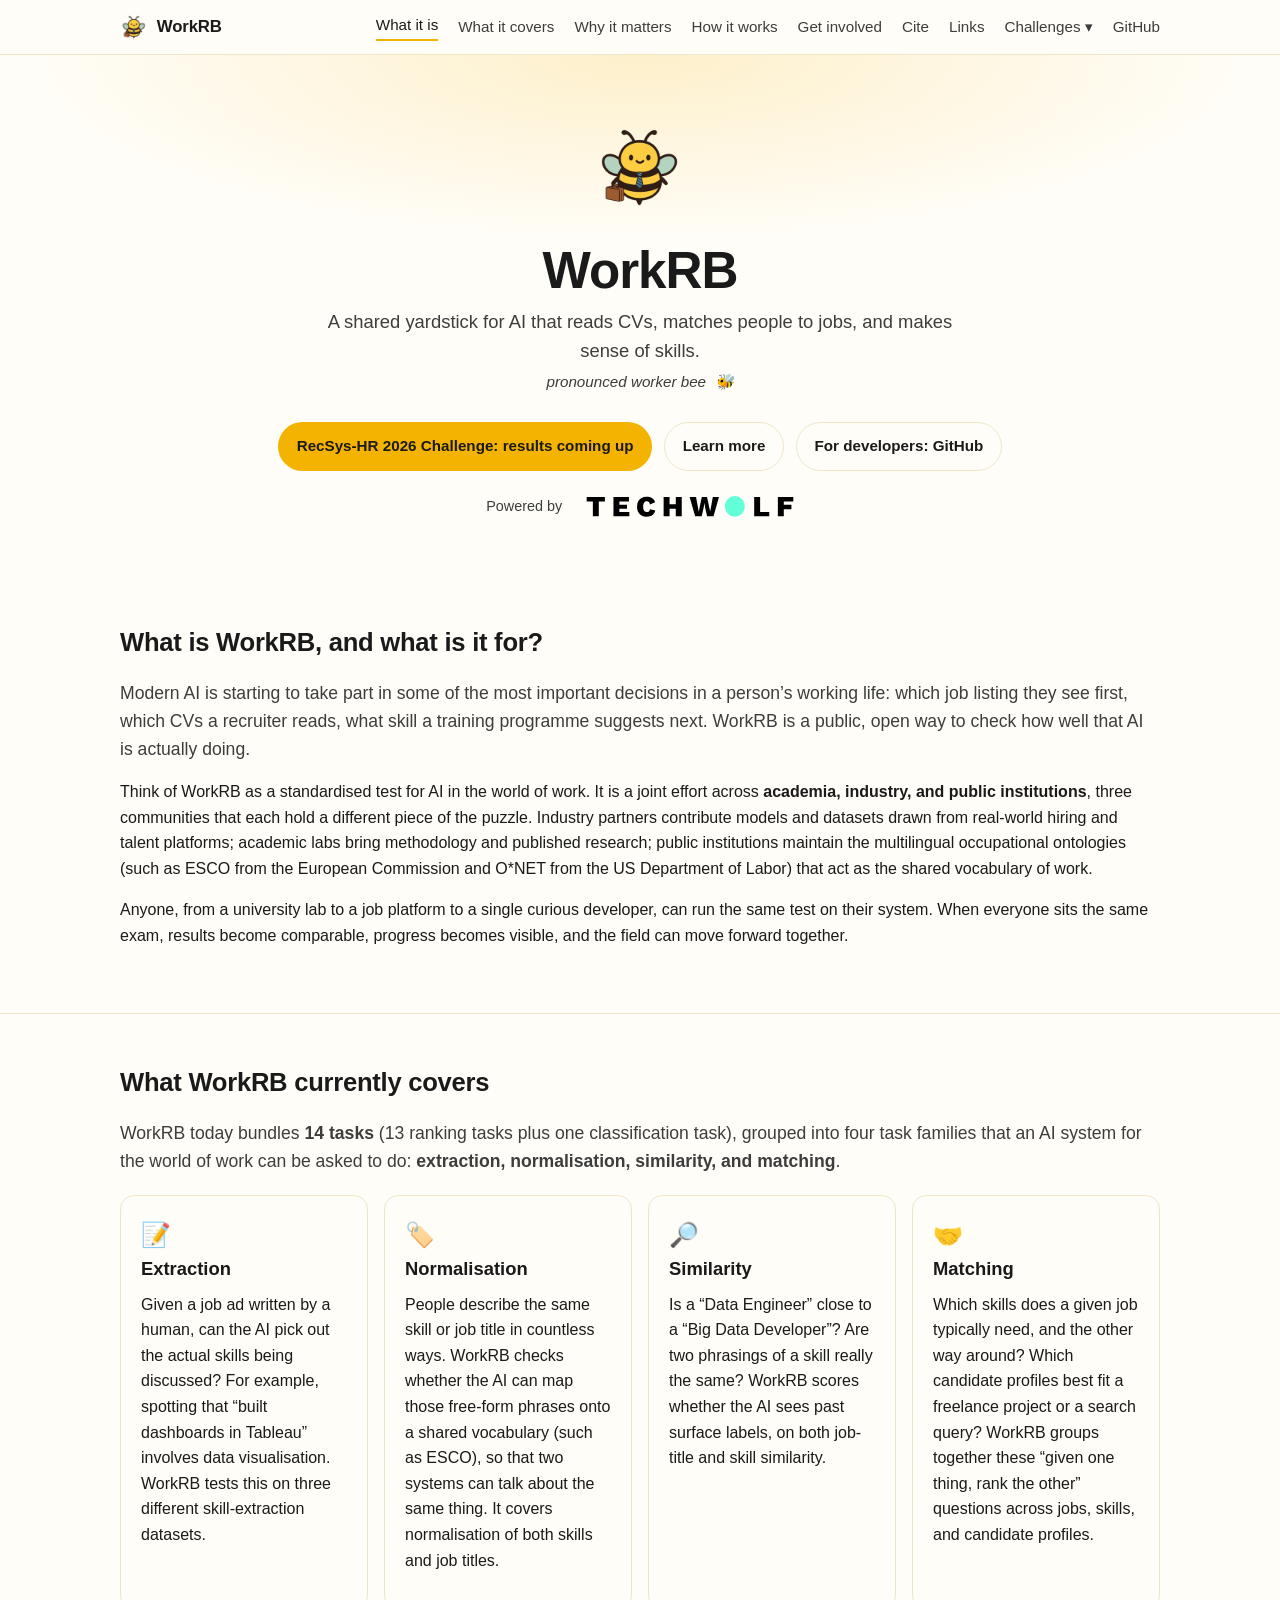
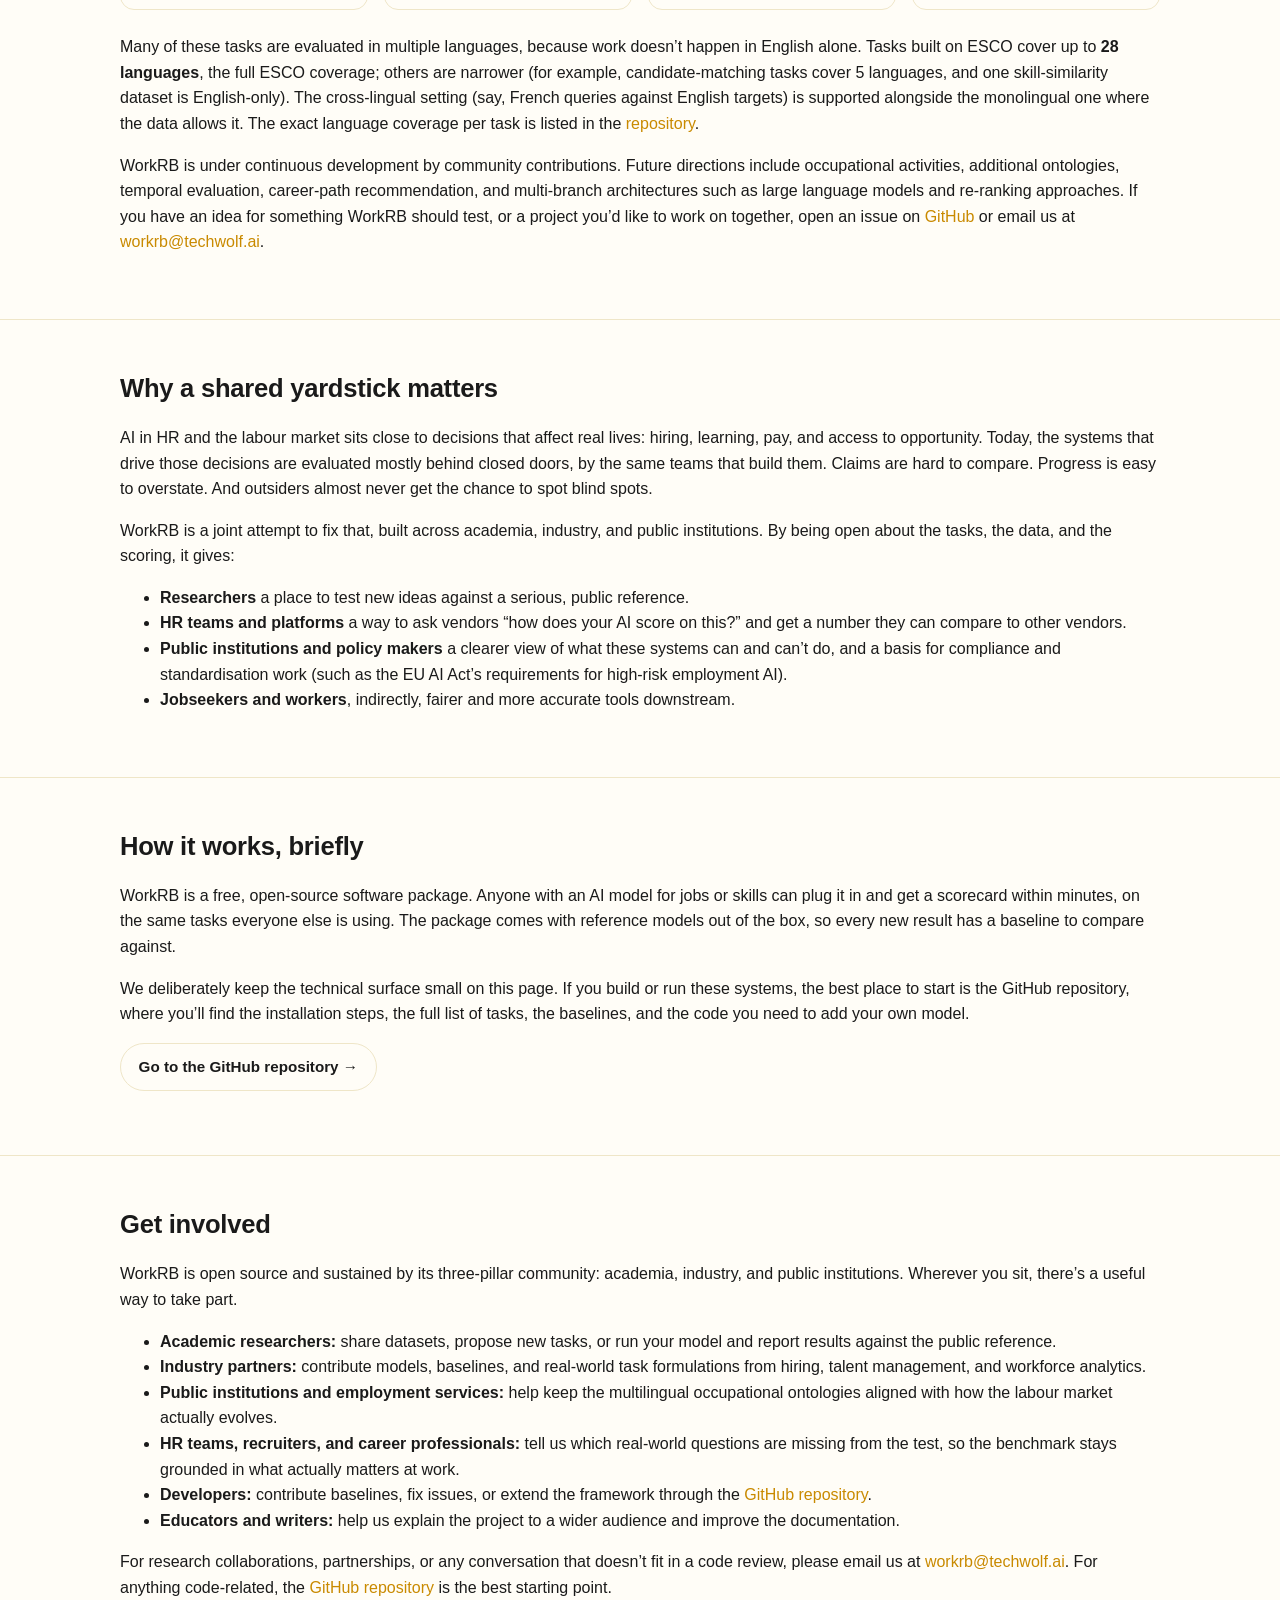
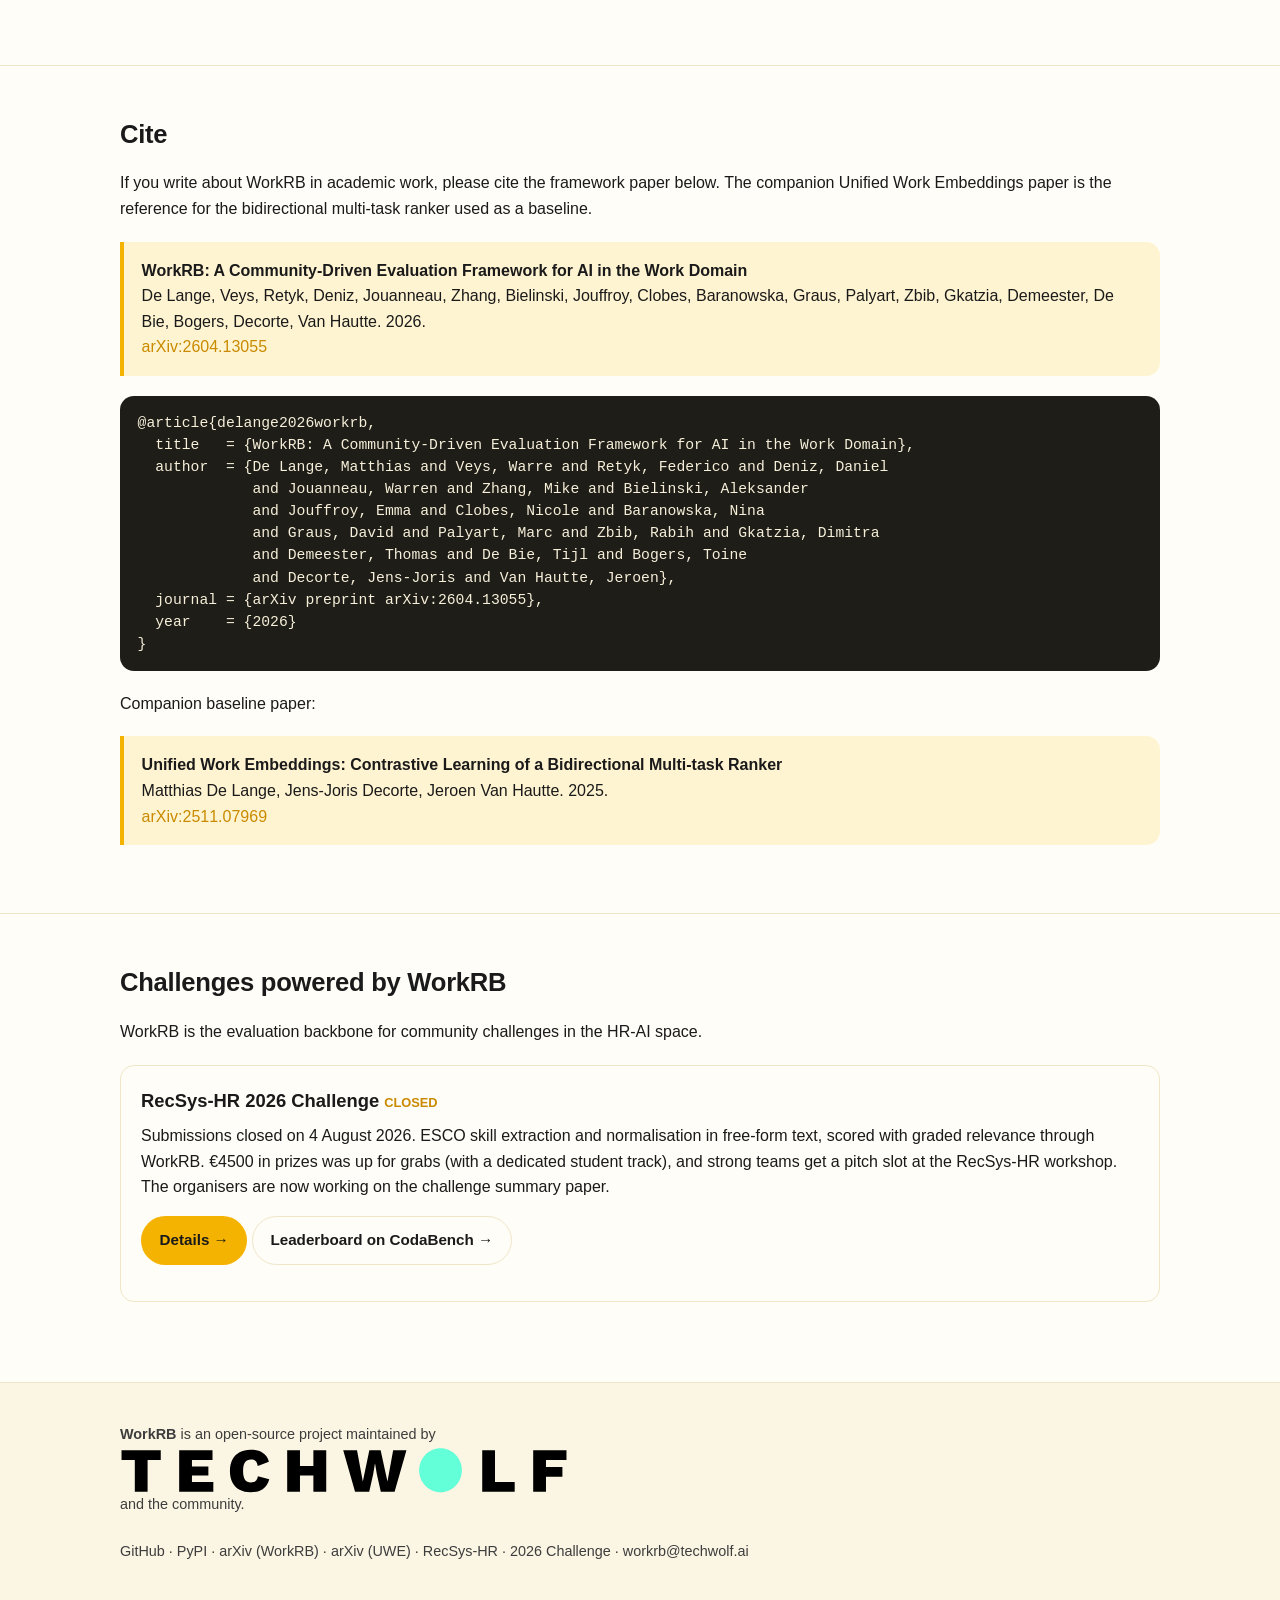
<file: index.html>
<!doctype html>
<html lang="en">
<head>
  <meta charset="utf-8" />
  <meta name="viewport" content="width=device-width, initial-scale=1" />
  <title>WorkRB: a shared yardstick for AI in the world of work</title>
  <meta name="description" content="WorkRB (worker bee) is an open, community-driven evaluation framework built jointly by academia, industry, and public institutions. It unifies 14 tasks (skill extraction, normalisation, similarity, and matching) to check how well AI understands jobs, skills, and careers, with many tasks covering multiple languages (up to 28 for ESCO-backed tasks)." />
  <link rel="canonical" href="https://workrb.techwolf.ai/" />
  <link rel="icon" href="favicon.png" sizes="48x48" type="image/png" />
  <link rel="icon" href="assets/img/workrb-logo.png" sizes="256x256" type="image/png" />
  <link rel="apple-touch-icon" href="assets/img/workrb-logo.png" />
  <link rel="stylesheet" href="assets/css/site.css" />

  <meta property="og:type" content="website" />
  <meta property="og:site_name" content="WorkRB" />
  <meta property="og:title" content="WorkRB: a shared yardstick for AI in the world of work" />
  <meta property="og:description" content="An open, community-driven framework built across academia, industry, and public institutions to check how well AI understands jobs, skills, and careers. 14 tasks spanning extraction, normalisation, similarity, and matching, with many tasks covering multiple languages." />
  <meta property="og:image" content="https://workrb.techwolf.ai/assets/img/workrb-logo.png" />
  <meta property="og:url" content="https://workrb.techwolf.ai/" />
  <meta name="twitter:card" content="summary_large_image" />

  <script type="application/ld+json">
  {
    "@context": "https://schema.org",
    "@type": "WebSite",
    "name": "WorkRB",
    "alternateName": ["worker bee", "WorkRB benchmark"],
    "url": "https://workrb.techwolf.ai/"
  }
  </script>

  <script type="application/ld+json">
  {
    "@context": "https://schema.org",
    "@type": "SoftwareApplication",
    "name": "WorkRB",
    "alternateName": "worker bee",
    "applicationCategory": "DeveloperApplication",
    "operatingSystem": "Cross-platform",
    "description": "An open, community-driven evaluation framework for AI in the work domain, built jointly by academia, industry, and public institutions. Unifies 14 tasks across four families (skill extraction, skill and job normalisation, similarity, and matching including candidate-to-project ranking), with many tasks covering multiple languages (up to 28 for ESCO-backed tasks).",
    "url": "https://workrb.techwolf.ai/",
    "downloadUrl": "https://pypi.org/project/workrb/",
    "codeRepository": "https://github.com/techwolf-ai/workrb",
    "license": "https://github.com/techwolf-ai/workrb/blob/main/LICENSE",
    "publisher": { "@type": "Organization", "name": "TechWolf", "url": "https://techwolf.ai" },
    "keywords": "workrb, worker bee, skill extraction, ESCO, skill normalisation, HR AI, job-skill matching, benchmark, recsys-hr"
  }
  </script>
</head>
<body>

<nav class="nav">
  <div class="nav-inner">
    <a class="brand" href="./">
      <img src="assets/img/workrb-logo.png" alt="WorkRB logo" />
      <span>WorkRB</span>
    </a>
    <div class="nav-links">
      <a href="#what" class="active">What it is</a>
      <a href="#covers">What it covers</a>
      <a href="#why">Why it matters</a>
      <a href="#how">How it works</a>
      <a href="#collaborate">Get involved</a>
      <a href="#cite">Cite</a>
      <a href="#resources">Links</a>
      <div class="dropdown" tabindex="0">
        <a href="#challenges">Challenges &#9662;</a>
        <div class="dropdown-menu" role="menu">
          <a href="challenges/recsys-hr-2026.html">RecSys-HR 2026 <span class="muted">(closed)</span></a>
        </div>
      </div>
      <a href="https://github.com/techwolf-ai/workrb">GitHub</a>
    </div>
  </div>
</nav>

<header class="hero">
  <div class="container">
    <img class="logo" src="assets/img/workrb-logo.png" alt="WorkRB worker-bee logo" />
    <h1>WorkRB</h1>
    <p class="tagline">A shared yardstick for AI that reads CVs, matches people to jobs, and makes sense of skills.</p>
    <p class="pronounce">pronounced <em>worker bee</em> &nbsp;🐝</p>
    <div class="cta-row">
      <a class="btn btn-primary" href="challenges/recsys-hr-2026.html">RecSys-HR 2026 Challenge: results coming up</a>
      <a class="btn btn-secondary" href="#what">Learn more</a>
      <a class="btn btn-secondary" href="https://github.com/techwolf-ai/workrb">For developers: GitHub</a>
    </div>
    <p class="partners" style="margin-top:1.5rem;">
      Powered by <a href="https://techwolf.com/"><img class="techwolf-logo" src="assets/img/techwolf-wordmark.svg" alt="TechWolf" /></a>
    </p>
  </div>
</header>

<section id="what">
  <div class="container">
    <h2>What is WorkRB, and what is it for?</h2>
    <p class="lead">
      Modern AI is starting to take part in some of the most important decisions in a person’s working life:
      which job listing they see first, which CVs a recruiter reads, what skill a training programme suggests
      next. WorkRB is a public, open way to check how well that AI is actually doing.
    </p>

    <p>
      Think of WorkRB as a standardised test for AI in the world of work. It is a joint effort across
      <strong>academia, industry, and public institutions</strong>, three communities that each hold a different
      piece of the puzzle. Industry partners contribute models and datasets drawn from real-world hiring and
      talent platforms; academic labs bring methodology and published research; public institutions maintain
      the multilingual occupational ontologies (such as ESCO from the European Commission and O*NET from the
      US Department of Labor) that act as the shared vocabulary of work.
    </p>

    <p>
      Anyone, from a university lab to a job platform to a single curious developer, can run the same test on
      their system. When everyone sits the same exam, results become comparable, progress becomes visible, and
      the field can move forward together.
    </p>
  </div>
</section>

<section id="covers">
  <div class="container">
    <h2>What WorkRB currently covers</h2>
    <p class="lead">
      WorkRB today bundles <strong>14 tasks</strong> (13 ranking tasks plus one classification task), grouped
      into four task families that an AI system for the world of work can be asked to do: <strong>extraction,
      normalisation, similarity, and matching</strong>.
    </p>

    <div class="feature-grid">
      <div class="feature">
        <div class="icon">📝</div>
        <h3>Extraction</h3>
        <p>
          Given a job ad written by a human, can the AI pick out the actual skills being discussed? For example,
          spotting that “built dashboards in Tableau” involves data visualisation. WorkRB tests this
          on three different skill-extraction datasets.
        </p>
      </div>
      <div class="feature">
        <div class="icon">🏷️</div>
        <h3>Normalisation</h3>
        <p>
          People describe the same skill or job title in countless ways. WorkRB checks whether the AI can map
          those free-form phrases onto a shared vocabulary (such as ESCO), so that two systems can talk about
          the same thing. It covers normalisation of both skills and job titles.
        </p>
      </div>
      <div class="feature">
        <div class="icon">🔎</div>
        <h3>Similarity</h3>
        <p>
          Is a “Data Engineer” close to a “Big Data Developer”? Are two phrasings of a
          skill really the same? WorkRB scores whether the AI sees past surface labels, on both job-title and
          skill similarity.
        </p>
      </div>
      <div class="feature">
        <div class="icon">🤝</div>
        <h3>Matching</h3>
        <p>
          Which skills does a given job typically need, and the other way around? Which candidate profiles best
          fit a freelance project or a search query? WorkRB groups together these “given one thing, rank
          the other” questions across jobs, skills, and candidate profiles.
        </p>
      </div>
    </div>

    <p style="margin-top:1.5rem;">
      Many of these tasks are evaluated in multiple languages, because work doesn’t happen in English
      alone. Tasks built on ESCO cover up to <strong>28 languages</strong>, the full ESCO coverage; others are
      narrower (for example, candidate-matching tasks cover 5 languages, and one skill-similarity dataset is
      English-only). The cross-lingual setting (say, French queries against English targets) is supported
      alongside the monolingual one where the data allows it. The exact language coverage per task is listed
      in the <a href="https://github.com/techwolf-ai/workrb">repository</a>.
    </p>

    <p>
      WorkRB is under continuous development by community contributions. Future directions include occupational
      activities, additional ontologies, temporal evaluation, career-path recommendation, and multi-branch
      architectures such as large language models and re-ranking approaches. If you have an idea for something
      WorkRB should test, or a project you’d like to work on together, open an issue on
      <a href="https://github.com/techwolf-ai/workrb">GitHub</a> or email us at
      <a href="mailto:workrb@techwolf.ai">workrb@techwolf.ai</a>.
    </p>
  </div>
</section>

<section id="why">
  <div class="container">
    <h2>Why a shared yardstick matters</h2>
    <p>
      AI in HR and the labour market sits close to decisions that affect real lives: hiring, learning, pay,
      and access to opportunity. Today, the systems that drive those decisions are evaluated mostly behind
      closed doors, by the same teams that build them. Claims are hard to compare. Progress is easy to
      overstate. And outsiders almost never get the chance to spot blind spots.
    </p>
    <p>
      WorkRB is a joint attempt to fix that, built across academia, industry, and public institutions. By being
      open about the tasks, the data, and the scoring, it gives:
    </p>
    <ul>
      <li><strong>Researchers</strong> a place to test new ideas against a serious, public reference.</li>
      <li><strong>HR teams and platforms</strong> a way to ask vendors “how does your AI score on this?” and get a number they can compare to other vendors.</li>
      <li><strong>Public institutions and policy makers</strong> a clearer view of what these systems can and can’t do, and a basis for compliance and standardisation work (such as the EU AI Act’s requirements for high-risk employment AI).</li>
      <li><strong>Jobseekers and workers</strong>, indirectly, fairer and more accurate tools downstream.</li>
    </ul>
  </div>
</section>

<section id="how">
  <div class="container">
    <h2>How it works, briefly</h2>
    <p>
      WorkRB is a free, open-source software package. Anyone with an AI model for jobs or skills can plug it
      in and get a scorecard within minutes, on the same tasks everyone else is using. The package comes with
      reference models out of the box, so every new result has a baseline to compare against.
    </p>
    <p>
      We deliberately keep the technical surface small on this page. If you build or run these systems, the
      best place to start is the GitHub repository, where you’ll find the installation steps, the full
      list of tasks, the baselines, and the code you need to add your own model.
    </p>
    <p>
      <a class="btn btn-secondary" href="https://github.com/techwolf-ai/workrb">Go to the GitHub repository &rarr;</a>
    </p>
  </div>
</section>

<section id="collaborate">
  <div class="container">
    <h2>Get involved</h2>
    <p>
      WorkRB is open source and sustained by its three-pillar community: academia, industry, and public
      institutions. Wherever you sit, there’s a useful way to take part.
    </p>
    <ul>
      <li><strong>Academic researchers:</strong> share datasets, propose new tasks, or run your model and report results against the public reference.</li>
      <li><strong>Industry partners:</strong> contribute models, baselines, and real-world task formulations from hiring, talent management, and workforce analytics.</li>
      <li><strong>Public institutions and employment services:</strong> help keep the multilingual occupational ontologies aligned with how the labour market actually evolves.</li>
      <li><strong>HR teams, recruiters, and career professionals:</strong> tell us which real-world questions are missing from the test, so the benchmark stays grounded in what actually matters at work.</li>
      <li><strong>Developers:</strong> contribute baselines, fix issues, or extend the framework through the <a href="https://github.com/techwolf-ai/workrb">GitHub repository</a>.</li>
      <li><strong>Educators and writers:</strong> help us explain the project to a wider audience and improve the documentation.</li>
    </ul>
    <p>
      For research collaborations, partnerships, or any conversation that doesn’t fit in a code review,
      please email us at <a href="mailto:workrb@techwolf.ai">workrb@techwolf.ai</a>. For anything code-related,
      the <a href="https://github.com/techwolf-ai/workrb">GitHub repository</a> is the best starting point.
    </p>
  </div>
</section>

<section id="cite">
  <div class="container">
    <h2>Cite</h2>
    <p>
      If you write about WorkRB in academic work, please cite the framework paper below. The companion
      Unified Work Embeddings paper is the reference for the bidirectional multi-task ranker used as a baseline.
    </p>
    <div class="callout">
      <strong>WorkRB: A Community-Driven Evaluation Framework for AI in the Work Domain</strong><br />
      De Lange, Veys, Retyk, Deniz, Jouanneau, Zhang, Bielinski, Jouffroy, Clobes, Baranowska, Graus, Palyart,
      Zbib, Gkatzia, Demeester, De Bie, Bogers, Decorte, Van Hautte. 2026.<br />
      <a href="https://arxiv.org/abs/2604.13055">arXiv:2604.13055</a>
    </div>
<pre><code>@article{delange2026workrb,
  title   = {WorkRB: A Community-Driven Evaluation Framework for AI in the Work Domain},
  author  = {De Lange, Matthias and Veys, Warre and Retyk, Federico and Deniz, Daniel
             and Jouanneau, Warren and Zhang, Mike and Bielinski, Aleksander
             and Jouffroy, Emma and Clobes, Nicole and Baranowska, Nina
             and Graus, David and Palyart, Marc and Zbib, Rabih and Gkatzia, Dimitra
             and Demeester, Thomas and De Bie, Tijl and Bogers, Toine
             and Decorte, Jens-Joris and Van Hautte, Jeroen},
  journal = {arXiv preprint arXiv:2604.13055},
  year    = {2026}
}</code></pre>
    <p style="margin-top:1.25rem;">
      Companion baseline paper:
    </p>
    <div class="callout">
      <strong>Unified Work Embeddings: Contrastive Learning of a Bidirectional Multi-task Ranker</strong><br />
      Matthias De Lange, Jens-Joris Decorte, Jeroen Van Hautte. 2025.<br />
      <a href="https://arxiv.org/abs/2511.07969">arXiv:2511.07969</a>
    </div>
  </div>
</section>

<section id="challenges">
  <div class="container">
    <h2>Challenges powered by WorkRB</h2>
    <p>WorkRB is the evaluation backbone for community challenges in the HR-AI space.</p>
    <div class="feature-grid">
      <div class="feature">
        <h3>RecSys-HR 2026 Challenge <span style="color:var(--honey-deep);font-size:.8rem;">CLOSED</span></h3>
        <p>
          Submissions closed on 4 August 2026. ESCO skill extraction and normalisation in free-form text,
          scored with graded relevance through WorkRB. €4500 in prizes was up for grabs (with a dedicated
          student track), and strong teams get a pitch slot at the RecSys-HR workshop. The organisers are
          now working on the challenge summary paper.
        </p>
        <p>
          <a class="btn btn-primary" href="challenges/recsys-hr-2026.html">Details &rarr;</a>
          <a class="btn btn-secondary" href="https://www.codabench.org/competitions/16900/" rel="noopener">Leaderboard on CodaBench &rarr;</a>
        </p>
      </div>
    </div>
  </div>
</section>

<footer id="resources">
  <div class="container">
    <div>
      <strong>WorkRB</strong> is an open-source project maintained by
      <a href="https://techwolf.com/"><img class="techwolf-logo" src="assets/img/techwolf-wordmark.svg" alt="TechWolf" style="vertical-align:middle;" /></a>
      and the community.
    </div>
    <div>
      <a href="https://github.com/techwolf-ai/workrb">GitHub</a> &middot;
      <a href="https://pypi.org/project/workrb/">PyPI</a> &middot;
      <a href="https://arxiv.org/abs/2604.13055">arXiv (WorkRB)</a> &middot;
      <a href="https://arxiv.org/abs/2511.07969">arXiv (UWE)</a> &middot;
      <a href="https://recsyshr.aau.dk/">RecSys-HR</a> &middot;
      <a href="challenges/recsys-hr-2026.html">2026 Challenge</a> &middot;
      <a href="mailto:workrb@techwolf.ai">workrb@techwolf.ai</a>
    </div>
  </div>
</footer>

</body>
</html>
</file>
<file: assets/css/site.css>
:root {
  --honey: #f5b301;
  --honey-deep: #c98a00;
  --honey-soft: #fff4d1;
  --ink: #1a1a1a;
  --ink-soft: #3d3d3d;
  --paper: #fffdf7;
  --rule: #efe6c8;
  --accent: #2a2a2a;
  --max-width: 1080px;
  --radius: 14px;
  --shadow: 0 1px 2px rgba(0,0,0,.04), 0 8px 24px rgba(201,138,0,.08);
  font-size: 16px;
}

* { box-sizing: border-box; }
html, body { margin: 0; padding: 0; }

body {
  font-family: -apple-system, BlinkMacSystemFont, "Segoe UI", Roboto, Helvetica, Arial, sans-serif;
  background: var(--paper);
  color: var(--ink);
  line-height: 1.6;
  -webkit-font-smoothing: antialiased;
}

a { color: var(--honey-deep); text-decoration: none; }
a:hover { text-decoration: underline; }

.container {
  max-width: var(--max-width);
  margin: 0 auto;
  padding: 0 1.25rem;
}

/* Top navigation */
.nav {
  position: sticky;
  top: 0;
  z-index: 10;
  background: rgba(255, 253, 247, .92);
  backdrop-filter: saturate(140%) blur(8px);
  border-bottom: 1px solid var(--rule);
}
.nav-inner {
  display: flex;
  align-items: center;
  justify-content: space-between;
  padding: .8rem 1.25rem;
  max-width: var(--max-width);
  margin: 0 auto;
  gap: 1rem;
}
.brand {
  display: flex;
  align-items: center;
  gap: .55rem;
  font-weight: 700;
  color: var(--ink);
  letter-spacing: -.01em;
}
.brand img { width: 28px; height: 28px; }
.brand span { font-size: 1.05rem; }
.nav-links {
  display: flex;
  gap: 1.25rem;
  align-items: center;
  font-size: .95rem;
}
.nav-links a { color: var(--ink-soft); }
.nav-links a.active { color: var(--ink); border-bottom: 2px solid var(--honey); padding-bottom: 2px; }

/* Dropdown for challenges */
.dropdown { position: relative; }
.dropdown-menu {
  position: absolute;
  top: 110%;
  right: 0;
  min-width: 240px;
  background: var(--paper);
  border: 1px solid var(--rule);
  border-radius: var(--radius);
  box-shadow: var(--shadow);
  padding: .5rem;
  display: none;
}
.dropdown:hover .dropdown-menu,
.dropdown:focus-within .dropdown-menu { display: block; }
.dropdown-menu a {
  display: block;
  padding: .55rem .75rem;
  border-radius: 8px;
  color: var(--ink);
  font-size: .92rem;
}
.dropdown-menu a:hover { background: var(--honey-soft); text-decoration: none; }
.dropdown-menu .muted { color: var(--ink-soft); font-size: .8rem; }

/* Hero */
.hero {
  padding: 4rem 0 2.5rem;
  text-align: center;
  background:
    radial-gradient(80% 60% at 50% 0%, rgba(245,179,1,.18) 0%, rgba(245,179,1,0) 60%),
    var(--paper);
}
.hero img.logo { width: 96px; height: 96px; margin-bottom: 1rem; }
.hero h1 {
  font-size: clamp(2rem, 5vw, 3.2rem);
  margin: .25rem 0 .5rem;
  letter-spacing: -.02em;
  line-height: 1.1;
}
.hero .tagline {
  font-size: 1.15rem;
  color: var(--ink-soft);
  max-width: 640px;
  margin: 0 auto;
}
.hero .pronounce { font-style: italic; color: var(--ink-soft); font-size: .95rem; margin-top: .25rem; }
.cta-row {
  display: flex;
  gap: .75rem;
  justify-content: center;
  flex-wrap: wrap;
  margin-top: 1.75rem;
}
.btn {
  display: inline-flex;
  align-items: center;
  gap: .5rem;
  padding: .7rem 1.1rem;
  border-radius: 999px;
  font-weight: 600;
  font-size: .95rem;
  border: 1px solid transparent;
  transition: transform .08s ease;
}
.btn:hover { text-decoration: none; transform: translateY(-1px); }
.btn-primary { background: var(--honey); color: var(--ink); }
.btn-primary:hover { background: var(--honey-deep); color: var(--paper); }
.btn-secondary { background: var(--paper); color: var(--ink); border-color: var(--rule); }
.btn-secondary:hover { border-color: var(--honey); }

/* Sections */
section { padding: 3rem 0; }
section + section { border-top: 1px solid var(--rule); }
h2 {
  font-size: 1.6rem;
  margin: 0 0 1rem;
  letter-spacing: -.01em;
}
h3 { font-size: 1.15rem; margin: 1.5rem 0 .5rem; }
p { margin: 0 0 1rem; }

.lead { font-size: 1.1rem; color: var(--ink-soft); }

/* Feature grid */
.feature-grid {
  display: grid;
  grid-template-columns: repeat(auto-fit, minmax(240px, 1fr));
  gap: 1rem;
  margin-top: 1.25rem;
}
.feature {
  padding: 1.25rem;
  background: var(--paper);
  border: 1px solid var(--rule);
  border-radius: var(--radius);
}
.feature h3 { margin-top: 0; }
.feature .icon { font-size: 1.5rem; }

/* Code blocks */
pre, code {
  font-family: ui-monospace, SFMono-Regular, Menlo, monospace;
  font-size: .92rem;
}
pre {
  background: #1f1d18;
  color: #f6efd9;
  padding: 1rem 1.1rem;
  border-radius: var(--radius);
  overflow-x: auto;
  line-height: 1.5;
}
p code, li code { background: var(--honey-soft); padding: .1rem .35rem; border-radius: 4px; color: var(--ink); }

/* Tables */
table {
  width: 100%;
  border-collapse: collapse;
  margin: 1rem 0;
  font-size: .95rem;
}
th, td {
  text-align: left;
  padding: .65rem .8rem;
  border-bottom: 1px solid var(--rule);
  vertical-align: top;
}
th { background: var(--honey-soft); }

/* Callout */
.callout {
  background: var(--honey-soft);
  border-left: 4px solid var(--honey);
  padding: 1rem 1.1rem;
  border-radius: 0 var(--radius) var(--radius) 0;
  margin: 1.25rem 0;
}
.callout strong { color: var(--ink); }

/* Prize cards (unified styling) */
.prizes {
  display: grid;
  grid-template-columns: repeat(auto-fit, minmax(150px, 1fr));
  gap: 1rem;
  margin: 1.25rem 0;
}
.prize {
  text-align: center;
  padding: 1rem .75rem;
  border: 1px solid var(--rule);
  border-radius: var(--radius);
  background: var(--paper);
}
.prize .medal { font-size: 1.6rem; }
.prize .amount { font-size: 1.3rem; font-weight: 700; color: var(--honey-deep); }
.prize .label { color: var(--ink-soft); font-size: .85rem; }

/* Figures */
.figure {
  margin: 1.5rem 0;
  text-align: center;
}
.figure img, .figure svg { max-width: 100%; height: auto; border-radius: var(--radius); }
.figure figcaption { color: var(--ink-soft); font-size: .9rem; margin-top: .5rem; }

/* Status banner */
.status-banner {
  background: var(--honey-soft);
  border-bottom: 1px solid var(--honey);
  padding: .75rem 1.25rem;
  text-align: center;
  font-size: .95rem;
  color: var(--ink);
}
.status-banner strong { color: var(--honey-deep); }

/* Podium block */
.podium-wrap {
  display: grid;
  grid-template-columns: 1.1fr 1fr;
  gap: 2rem;
  align-items: center;
  margin: 1rem 0 1.5rem;
}
.podium-wrap .legend { font-size: .95rem; }
.podium-wrap .legend ul { padding-left: 1.1rem; margin: .75rem 0; }
.podium-wrap .legend li { margin: .35rem 0; }
@media (max-width: 720px) {
  .podium-wrap { grid-template-columns: 1fr; }
}

/* Math (MathJax overrides) */
mjx-container { font-size: 1.05em !important; }
.formula mjx-container { margin: 0 !important; }

/* Partner / powered-by row */
.partners {
  display: flex;
  align-items: center;
  justify-content: center;
  gap: 1.5rem;
  flex-wrap: wrap;
  margin-top: 1rem;
  color: var(--ink-soft);
  font-size: .9rem;
}
.partners .techwolf-logo {
  height: 22px;
  width: auto;
  color: var(--ink);
}
.partners .avature-logo {
  height: 22px;
  width: auto;
  vertical-align: middle;
}
.partners .recsys-hr-logo {
  height: 28px;
  width: auto;
  vertical-align: middle;
}
.partners a { display: inline-flex; align-items: center; gap: .5rem; color: var(--ink); }
.partners a:hover { color: var(--honey-deep); text-decoration: none; }

/* Two-column "text + figure" split */
.split {
  display: grid;
  grid-template-columns: 1fr 1fr;
  gap: 2rem;
  align-items: center;
  margin: 1.5rem 0;
}
.split .figure { margin: 0; }
.split .figure img, .split .figure svg { max-width: 100%; height: auto; }
@media (max-width: 720px) {
  .split { grid-template-columns: 1fr; }
}

/* Offset anchored sections so the sticky nav doesn't cover their headings */
section[id], footer[id] { scroll-margin-top: 5rem; }

/* Quick-link cards (eye-catching CTAs near the top of a section) */
.quick-links {
  display: grid;
  grid-template-columns: repeat(auto-fit, minmax(260px, 1fr));
  gap: 1rem;
  margin: 1.25rem 0 1.5rem;
}
.quick-link {
  display: flex;
  align-items: center;
  gap: .9rem;
  padding: 1rem 1.1rem;
  background: var(--paper);
  border: 1px solid var(--rule);
  border-left: 4px solid var(--honey);
  border-radius: var(--radius);
  color: var(--ink);
  box-shadow: var(--shadow);
  transition: transform .08s ease, border-color .08s ease;
}
.quick-link:hover {
  text-decoration: none;
  transform: translateY(-1px);
  border-color: var(--honey);
}
.quick-link-icon {
  font-size: 1.6rem;
  line-height: 1;
  flex-shrink: 0;
}
.quick-link-text { display: flex; flex-direction: column; }
.quick-link-text strong { color: var(--ink); font-size: 1.02rem; }
.quick-link-sub { color: var(--ink-soft); font-size: .88rem; margin-top: .15rem; }

/* Teaser placeholder card */
.teaser-card {
  border: 2px dashed var(--honey);
  background: var(--honey-soft);
  border-radius: var(--radius);
  padding: 1.25rem 1.5rem;
  margin: 1rem 0;
  text-align: center;
}
.teaser-card h3 { margin-top: 0; }

/* Formula */
.formula {
  background: var(--paper);
  border: 1px solid var(--rule);
  border-radius: var(--radius);
  padding: 1rem 1.25rem;
  font-family: ui-monospace, SFMono-Regular, Menlo, monospace;
  font-size: 1.05rem;
  text-align: center;
  overflow-x: auto;
}

/* Footer */
footer {
  margin-top: 2rem;
  padding: 2.5rem 0;
  border-top: 1px solid var(--rule);
  background: #fbf5e3;
  color: var(--ink-soft);
  font-size: .9rem;
}
footer .container { display: flex; flex-wrap: wrap; gap: 1.5rem; justify-content: space-between; }
footer a { color: var(--ink-soft); }
footer a:hover { color: var(--honey-deep); }

/* Small tweaks */
@media (max-width: 600px) {
  .hero { padding: 2.5rem 0 1.5rem; }
  .nav-links { font-size: .9rem; gap: .9rem; }
}
</file>
